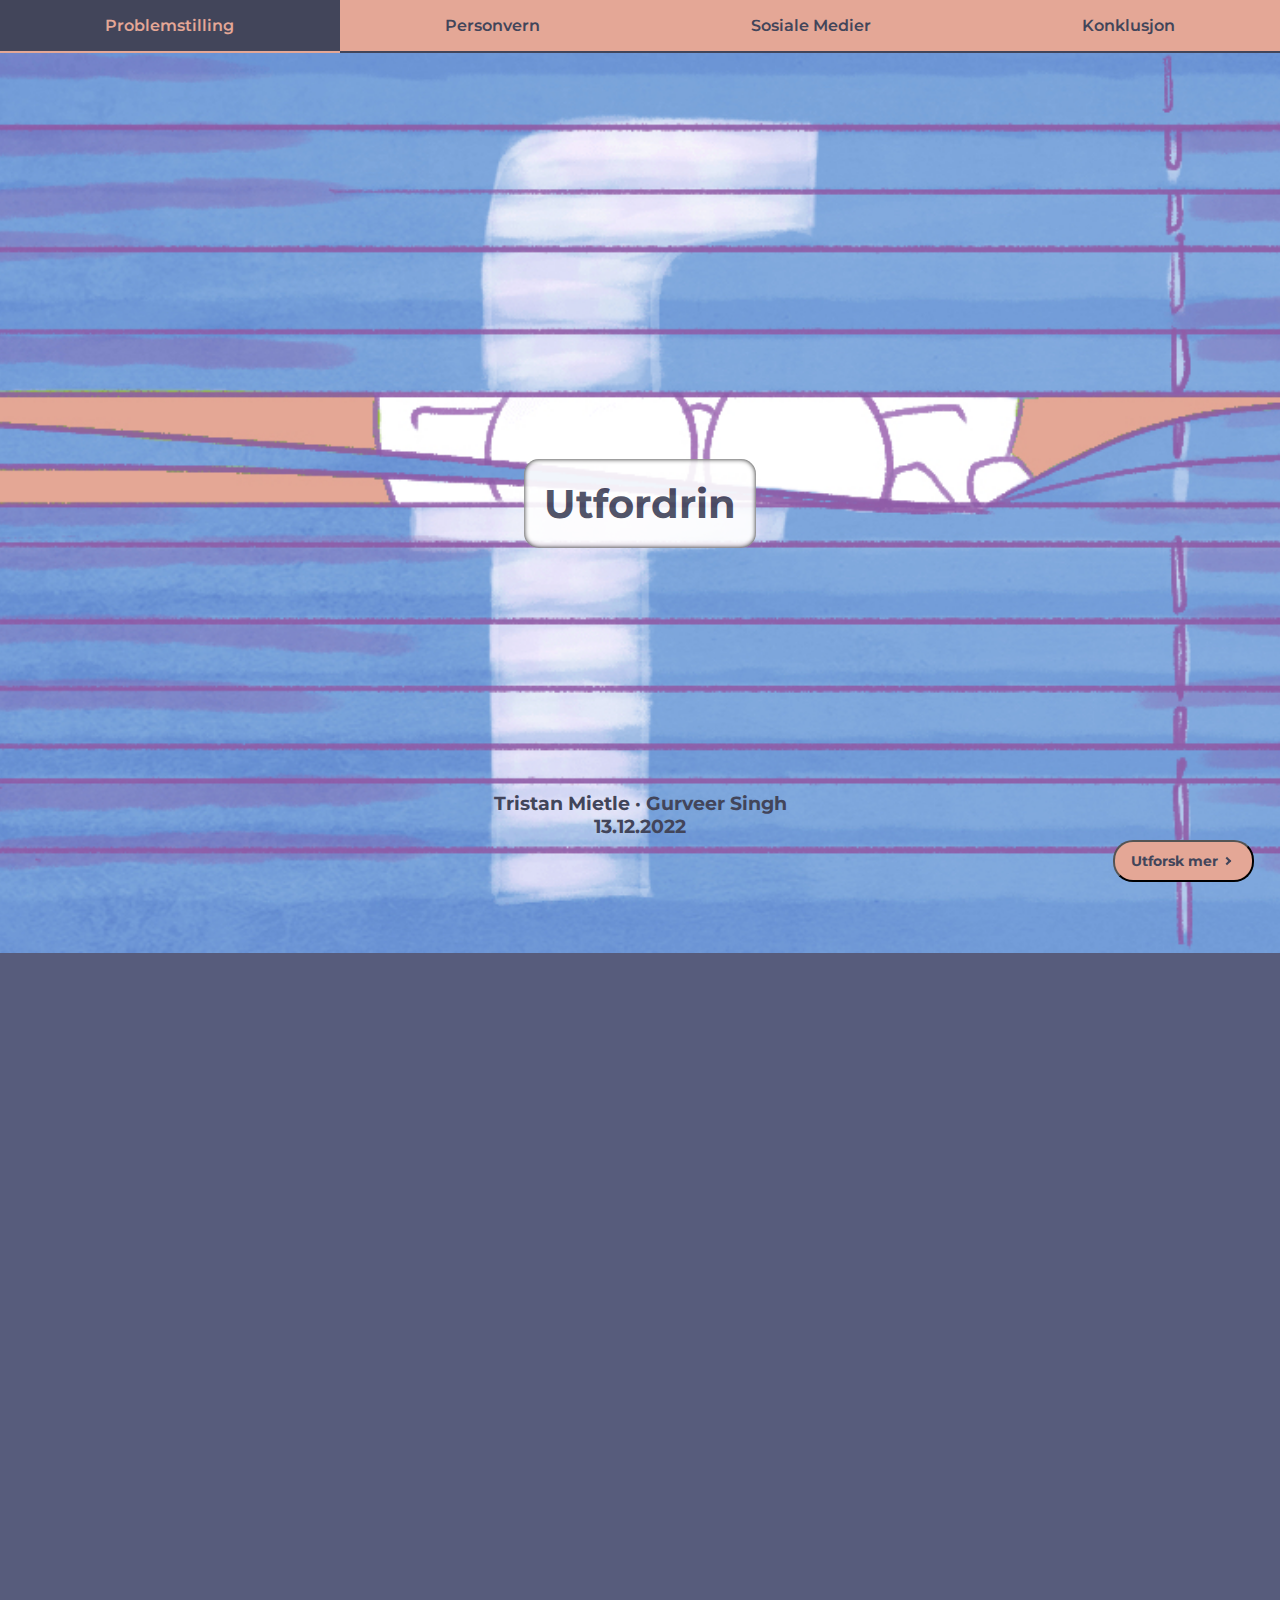
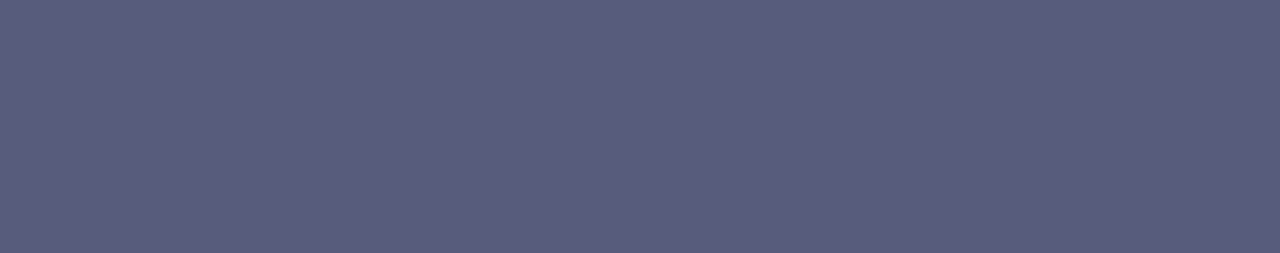
<file: prosjektdesember/index.html>
<!DOCTYPE html>
<html lang="nb">

<head>
    <meta charset="UTF-8">
    <meta http-equiv="X-UA-Compatible" content="IE=edge">
    <meta name="viewport" content="width=device-width, initial-scale=1.0">
    <title>Hovedside</title>
    <link rel="stylesheet" href="style.css">
</head>
<style>
    /*Start på scroll-effekt*/
    /*Inspirasjon fra: https://alvarotrigo.com/blog/css-animations-scroll/ */
    @media (max-width: 800px) {
        section h1 {
            font-size: 2rem;
            text-align: center;
        }

        section .text-container {
            flex-direction: column;
        }
    }

    section {
        min-height: 100vh;
        display: flex;
        justify-content: center;
        align-items: center;
    }

    section h2 {
        font-size: 40px;
        text-align: center;
        text-transform: uppercase;
        color: #E0FFFF;
        /*setter farge på overskrift*/
        text-shadow: 0 0 5px black;
    }

    section .container {
        margin: 100px;
    }


    section .text-container {
        display: flex;
        color: #42455a;
        /*setter farge på tekst*/
    }

    section .text-container .text-box {
        margin: 20px;
        padding: 20px;
        background: #E4A796;
        flex: 1;
        max-width: 500px;
        /*Setter max bredde på boksene*/
    }

    .text-box {
        border-radius: 20px;
        box-shadow: 0 0 15px black;
    }

    .text-box p {
        font-style: italic;
    }

    .text-box a {
        text-decoration: none;
        color: grey;
    }

    .text-box a:hover {
        color: black;
        transition: 0.2s;
    }

    .reveal {
        position: relative;
        transform: translateY(150px);
        opacity: 0;
        transition: 0.75s all ease;
    }

    .reveal.active {
        transform: translateY(0);
        opacity: 1;
    }

    /*Slutt på scroll-effekt*/

    /*posisjon for første bilde*/
    #frontpg {
        background-image: url('bilder/fb-privacy.jpg');
        background-size: cover;
        background-position: center;
    }

    #frontpg h1 {
        font-size: 2.5rem;
        margin: 20px;
        color: #42455a;
        /*setter farge på hovedoverskrift*/
        padding: 20px;
        background-color: white;
        opacity: 0.9;
        border-radius: 15px;
        box-shadow: inset 0 0 5px black;
        text-align: center;
    }

    /*Navnene til skaperne*/
    #frontpg h3 {
        position: absolute;
        top: 88%;
        color: #42455a;
        text-align: center;
        /*Farge på navnene våre*/
    }
</style>

<body onload="typeWriter()">

    <nav class="navbar">
        <ul>
            <li class="aktiv"><a href="index.html">Problemstilling</a></li>
            <li><a href="personvern.html">Personvern</a></li>
            <li><a href="sosialemedier.html">Sosiale&nbspMedier</a></li>
            <li><a href="konklusjon.html">Konklusjon</a></li>
        </ul>
    </nav>

    <section id="frontpg">
        <h1 id="type1"></h1>
        <h3 id="type2">
            <p>Tristan Mietle &#183 Gurveer Singh</p>
            <p>13.12.2022</p></h3>
    </section>
    <section>
        <div class="container reveal">
            <h2>Kontroverser og sentrale problemer</h2>
            <div class="text-container">
                <div class="text-box">
                    <p>533 million Facebook users' phone numbers and personal data have been leaked online</p>
                    <p><b><a href="https://www.businessinsider.com/stolen-data-of-533-million-facebook-users-leaked-online-2021-4?r=US&IR=T-">-
                                Business Insider</a></b></p>
                </div>
                <div class="text-box">
                    <p>Facebook and Instagram gathering browsing data from under-18s</p>
                    <p><b><a href="https://www.theguardian.com/technology/2021/nov/16/facebook-and-instagram-gathering-browsing-data-from-under-18s-study-says">-
                                The Guardian</a></b></p>
                </div>
                <div class="text-box">
                    <p>Users having their personal information leaked is a huge breach of trust and should be handled
                        accordingly.</p>
                    <p><b><a href="https://www.businessinsider.com/stolen-data-of-533-million-facebook-users-leaked-online-2021-4?r=US&IR=T-">-
                                Business Insider</a></b></p>
                </div>
            </div>
    </section>


    <a href="logg-inn.html"><button class="arrow-button">Utforsk mer<span class="arrow"></span></button></a>


    <script>
        /*hentet fra https://www.w3schools.com/howto/tryit.asp?filename=tryhow_js_typewriter*/
        var i = 0;
        var txt = 'Utfordringer med måten Facebook som privat bedrift behandler brukernes data og private opplysninger.';
        var speed = 75;

        function typeWriter() {
            if (i < txt.length) {
                document.getElementById("type1").innerHTML += txt.charAt(i);
                i++;
                setTimeout(typeWriter, speed);
            }
        }

        

        /* Inspirasjon fra: https://alvarotrigo.com/blog/css-animations-scroll/ */
        function reveal() {
            var reveals = document.querySelectorAll(".reveal");

            for (var i = 0; i < reveals.length; i++) {
                var windowHeight = window.innerHeight;
                var elementTop = reveals[i].getBoundingClientRect().top;
                var elementVisible = 150;

                if (elementTop < windowHeight - elementVisible) {
                    reveals[i].classList.add("active");
                } else {
                    reveals[i].classList.remove("active");
                }
            }
        }

        window.addEventListener("scroll", reveal);
    </script>

</body>



</html>
</file>
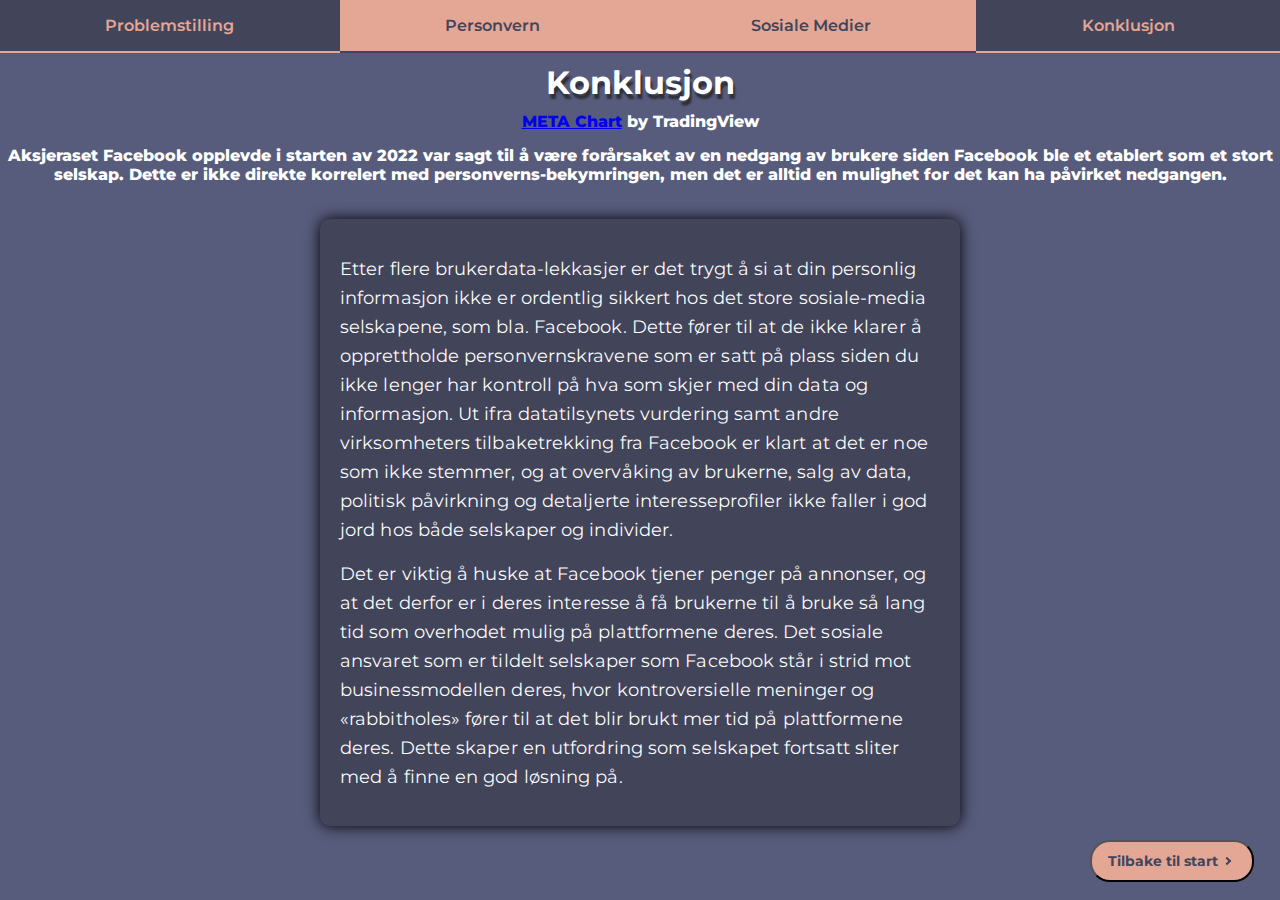
<file: prosjektdesember/konklusjon.html>
<!DOCTYPE html>
<html lang="en">

<head>
    <meta charset="UTF-8">
    <meta http-equiv="X-UA-Compatible" content="IE=edge">
    <meta name="viewport" content="width=device-width, initial-scale=1.0">
    <title>Facebook</title>
    <link rel="stylesheet" href="style.css">
</head>

<body>
    <style>
        body {
            color: white;
        }

        header {
            grid-area: header;
            margin-bottom: 20px;
            text-align: center;
            font-weight: 800;
        }

        header h1 {
            padding: 10px;
            text-shadow: #2e303a 2px 5px 2px;
        }

        main {
            grid-area: main;
            padding: 20px;
            box-shadow: black 0 0 15px;
            background-color: #42455a;
            border-radius: 10px;
        }

        .tomv {
            grid-area: tomv;
        }

        .tomh {
            grid-area: tomh;
        }

        .tittel {
            grid-area: tittel;
            font-size: 1.2em;
            font-weight: 400;
            font-style: bold;
        }

        p {
            margin: 15px 0;
        }


        .grid {
            display: grid;
            grid-template-columns: repeat(12, 1fr);
            grid-auto-rows: minmax(auto, auto);
            grid-template-areas:
                "header header header header header header header header header header header header"
                "tomv tomv tomv main main main main main main tomh tomh tomh"
        }


        @media (max-width: 900px) {
            main {
                text-align: left;
                margin: 0 10px 10px 10px;
            }


            .grid {
                display: grid;
                grid-template-columns: repeat(12, 1fr);
                grid-auto-rows: minmax(auto, auto);
                grid-template-areas:
                    "header header header header header header header header header header header header"
                    "main main main main main main main main main main main main"
            }
        }
    </style>
    </head>

    <body>

        <nav class="navbar">
            <ul>
                <li><a href="index.html">Problemstilling</a></li>
                <li><a href="personvern.html">Personvern</a></li>
                <li><a href="sosialemedier.html">Sosiale&nbspMedier</a></li>
                <li class="aktiv"><a href="konklusjon.html">Konklusjon</a></li>
            </ul>
        </nav>

        <section class="grid">

            <header>
                <h1>Konklusjon</h1>
                <div id="text-over-pic">
                    <!-- TradingView Widget BEGIN -->
                    <div class="tradingview-widget-container">
                        <div id="tradingview_e4c59"></div>
                        <div class="tradingview-widget-copyright"><a
                                href="https://www.tradingview.com/symbols/NASDAQ-META/" rel="noopener"
                                target="_blank"><span class="white-text">META Chart</span></a> by TradingView
                        </div>
                        <script type="text/javascript" src="https://s3.tradingview.com/tv.js"></script>
                        <script type="text/javascript">
                            new TradingView.widget(
                                {
                                    "width": "100%",
                                    "symbol": "NASDAQ:META",
                                    "interval": "W",
                                    "timezone": "Europe/Oslo",
                                    "theme": "light",
                                    "style": "2",
                                    "locale": "en",
                                    "toolbar_bg": "#f1f3f6",
                                    "enable_publishing": false,
                                    "hide_top_toolbar": true,
                                    "allow_symbol_change": true,
                                    "container_id": "tradingview_e4c59"
                                }
                            )
                        </script>
                        <!-- TradingView Widget END -->
                        <p id="img__description">Aksjeraset Facebook opplevde i starten av 2022 var sagt til å være forårsaket av en nedgang av brukere siden Facebook ble et etablert som et stort selskap. Dette er ikke direkte korrelert med personverns-bekymringen, men det er alltid en mulighet for det kan ha påvirket nedgangen.
                        </p>
                    </div>
            </header>

            <main>
                <p>Etter flere brukerdata-lekkasjer er det trygt å si at din personlig informasjon ikke er ordentlig sikkert hos det store sosiale-media selskapene, som bla. Facebook. Dette fører til at de ikke klarer å opprettholde personvernskravene som er satt på plass siden du ikke lenger har kontroll på hva som skjer med din data og informasjon. Ut ifra datatilsynets vurdering samt andre virksomheters tilbaketrekking fra Facebook er klart at det er noe som ikke stemmer, og at overvåking av brukerne, salg av data, politisk påvirkning og detaljerte interesseprofiler ikke faller i god jord hos både selskaper og individer.</p>
                <p>Det er viktig å huske at Facebook tjener penger på annonser, og at det derfor er i deres interesse å få brukerne til å bruke så lang tid som overhodet mulig på plattformene deres. Det sosiale ansvaret som er tildelt selskaper som Facebook står i strid mot businessmodellen deres, hvor kontroversielle meninger og «rabbitholes» fører til at det blir brukt mer tid på plattformene deres. Dette skaper en utfordring som selskapet fortsatt sliter med å finne en god løsning på.</p>
            </main>

        </section>
        <a href="index.html"><button class="arrow-button">Tilbake til start<span class="arrow"></span></button></a>
    </body>

</html>
</file>
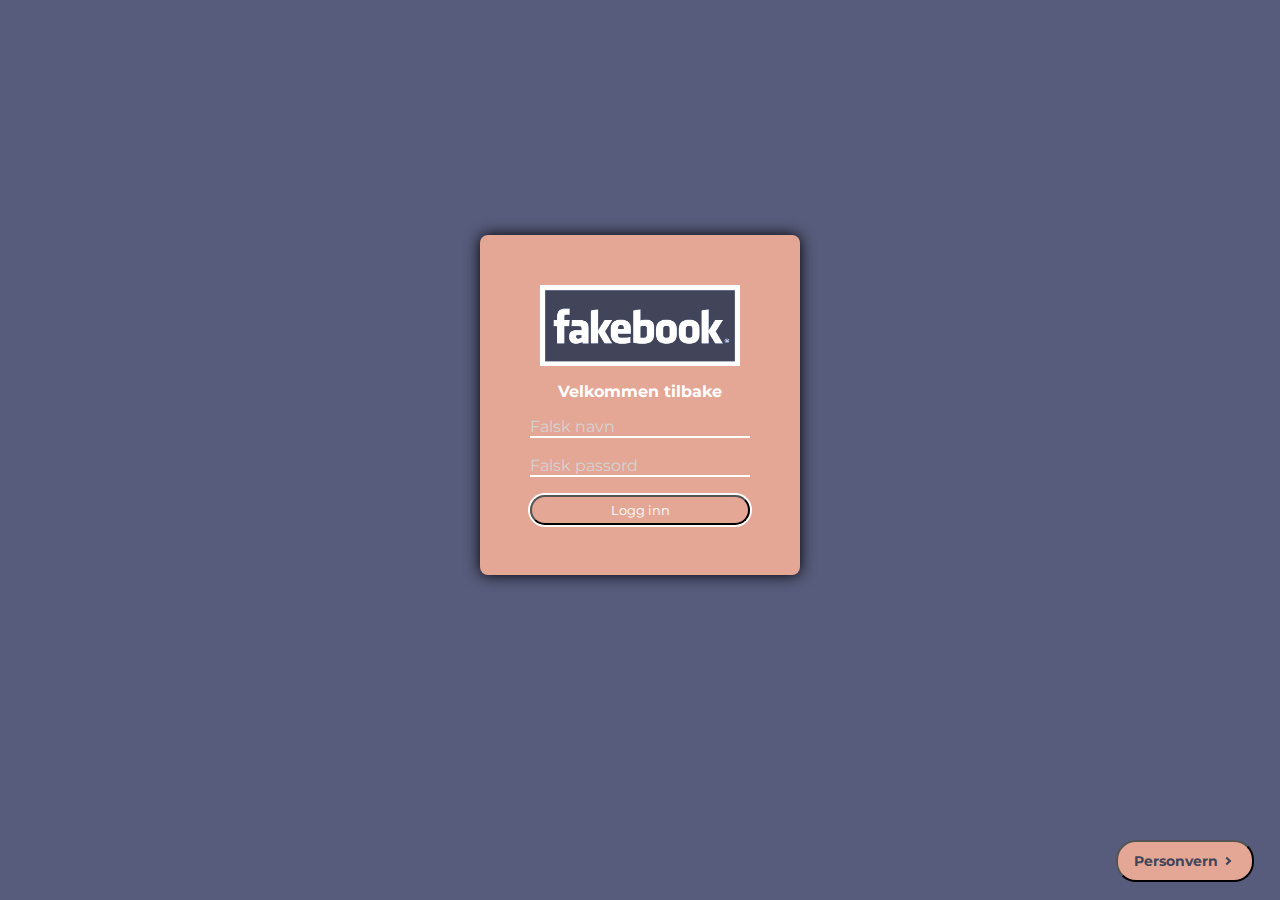
<file: prosjektdesember/logg-inn.html>
<!DOCTYPE html>
<html lang="en">

<head>
  <meta charset="UTF-8">
  <title>Fakebook</title>
  <link rel="stylesheet" href="style.css">
  <style>
    body {
      display: flex;
      min-height: 90vh;
    }

    .login {
      color: white;
      background: #e4a796;
      margin: auto;
      box-shadow:
        0 0 15px black;
      border-radius: 8px;
      padding: 50px;
    }

    .login .head {
      display: flex;
      align-items: center;
      justify-content: center;
    }

    .login input[type=text] {
      border: none;
      background: none;
      box-shadow: 0px 2px 0px 0px white;
      width: 100%;
      color: white;
      font-size: 1em;
      outline: none;
    }

    .login input[type=text]::placeholder {
      color: #D3D3D3;
    }

    .login input[type=password] {
      border: none;
      background: none;
      box-shadow: 0px 2px 0px 0px white;
      width: 100%;
      color: white;
      font-size: 1em;
      outline: none;
      margin-bottom: 20px;
      margin-top: 20px;
    }

    .login input[type=password]::placeholder {
      color: #D3D3D3;
    }

    .login #msg {
      text-align: center;
      font-weight: 700;
      margin: 1em;
    }

    #button {
      background: none;
      text-decoration: none;
      color: white;
      box-shadow: 0px 0px 0px 2px white;
      border-radius: 20px;
      padding: 5px 2em;
      transition: 0.5s;
    }

    #button:hover {
      cursor: pointer;
      background: white;
      color: dimgray;
      transition: 0.5s;
    }

    #div1 {
      display: flex;
      flex-direction: column;
    }

    #div2 {
      display: none;
      flex-direction: column;
      max-width: 250px;
      margin: 1em;
    }

    p{
      margin-bottom: 15px;
    }
  </style>


</head>

<body>

  <section class='login'>

    <div class='head'>
      <img src="bilder/fakebook.png" width="200px" alt="Fakebook logo">
    </div>

    <div id="div1">
      <p id='msg'>Velkommen tilbake</p>
      <input type="text" id="username" placeholder="Falsk navn" required>
      <input type="password" id="password" placeholder="Falsk passord">
      <input type="button" id="button" value="Logg inn" onclick="myFunction()">
    </div>

    <div id="div2">
      <p><h4>Det er veldig lett for andre å stjele informasjonen din på nett, <b id="usernamedisplay"></b>. Alt fra
        passordet ditt, <b id="passworddisplay"></b>, og annen informasjon kan havne i feil hender uten at du vet det.
      </h4></p>
      <div>

        <input type="button" id="button" value="Gå tilbake til innloggingen" onclick="myFunction()">
      </div>
    </div>
  </section>

  <a href="personvern.html"><button class="arrow-button">Personvern<span class="arrow"></span></button></a>


  <script>
    // hentet inspirasjon fra https://www.youtube.com/watch?v=aEj0Wu33hJM og https://www.w3schools.com/howto/howto_js_toggle_hide_show.asp
    let username = document.getElementById('username')
    let password = document.getElementById('password')
    let usernamedisplay = document.getElementById('usernamedisplay')
    let passworddisplay = document.getElementById('passworddisplay')
    let button = document.getElementById('button')
    let x = document.getElementById("div1");
    let y = document.getElementById("div2");

    button.addEventListener('click', boks)

    function boks() {
      usernamedisplay.innerHTML = username.value;
      passworddisplay.innerHTML = password.value;
    }

    function myFunction() {
      if (x.style.display === "none") {
        x.style.display = "flex";
        y.style.display = "none";
      } else {
        x.style.display = "none";
        y.style.display = "flex";
      }
    }
  </script>

</body>

</html>
</file>
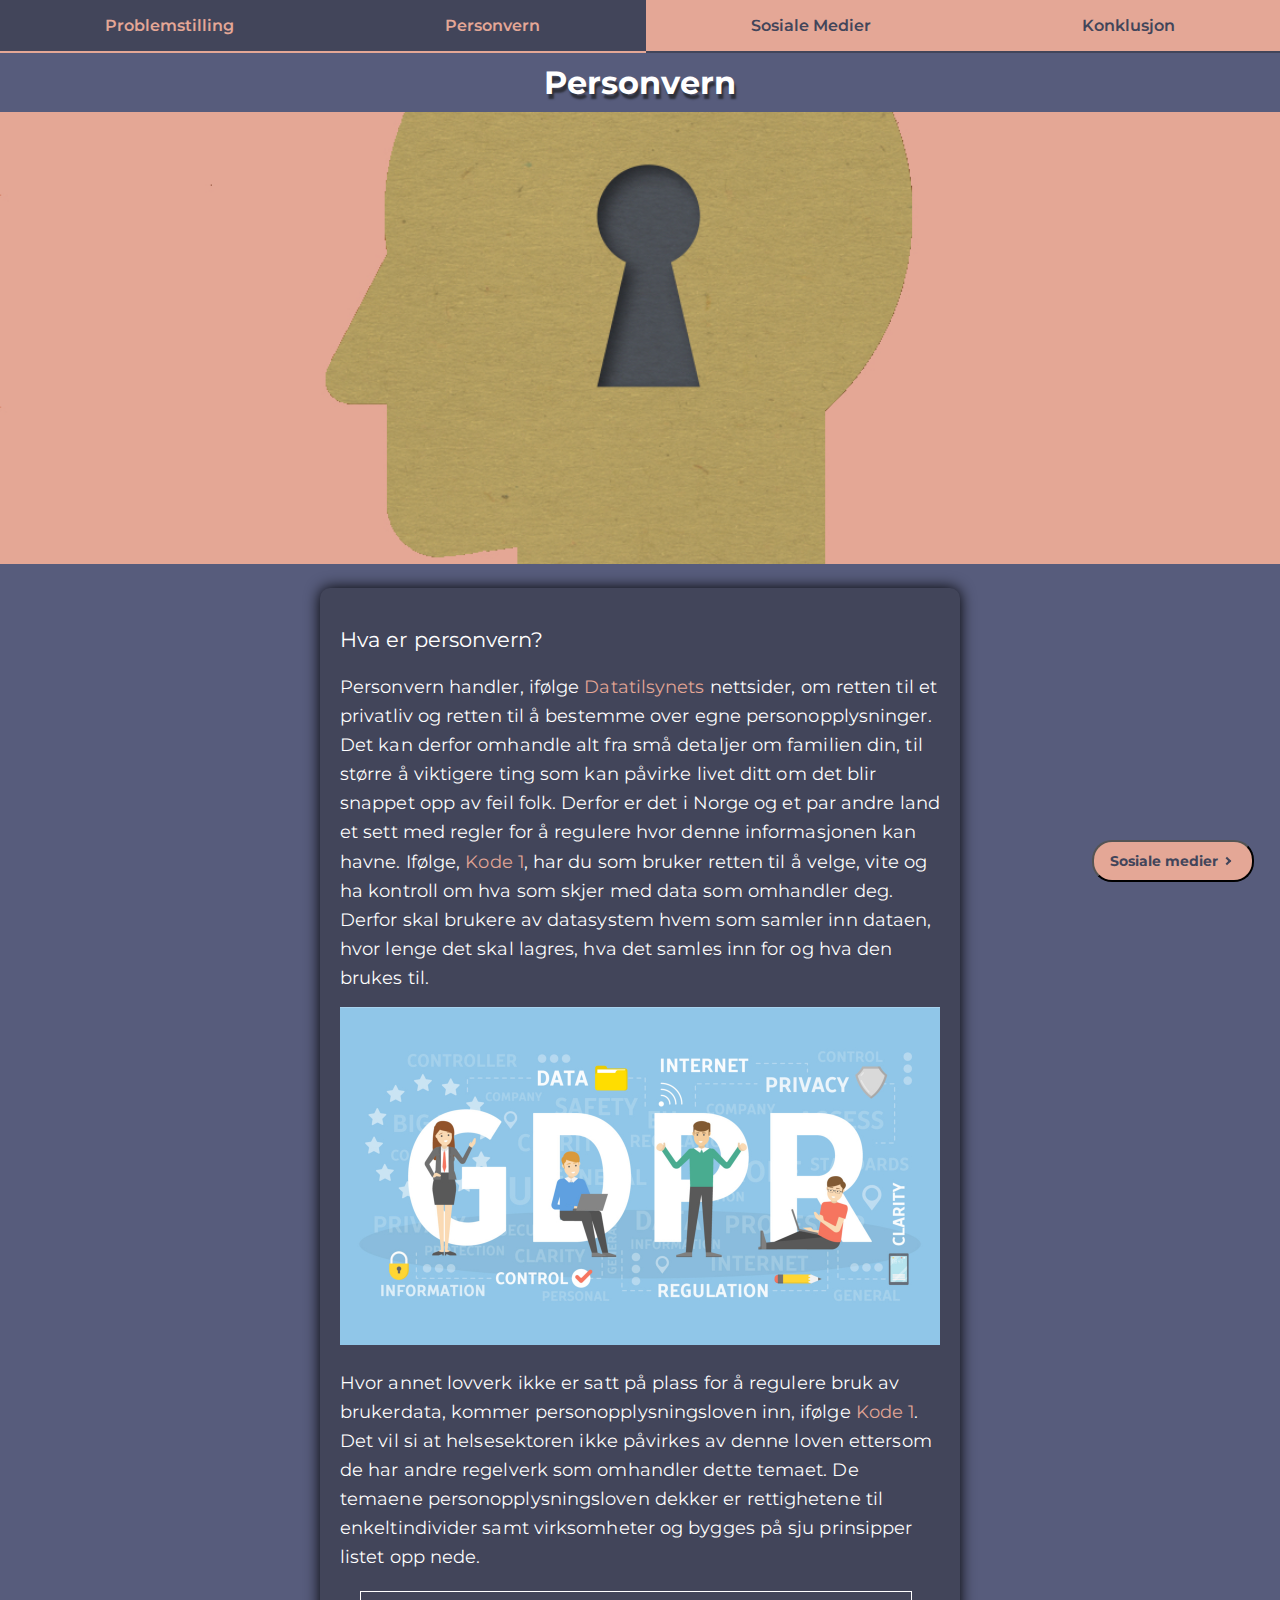
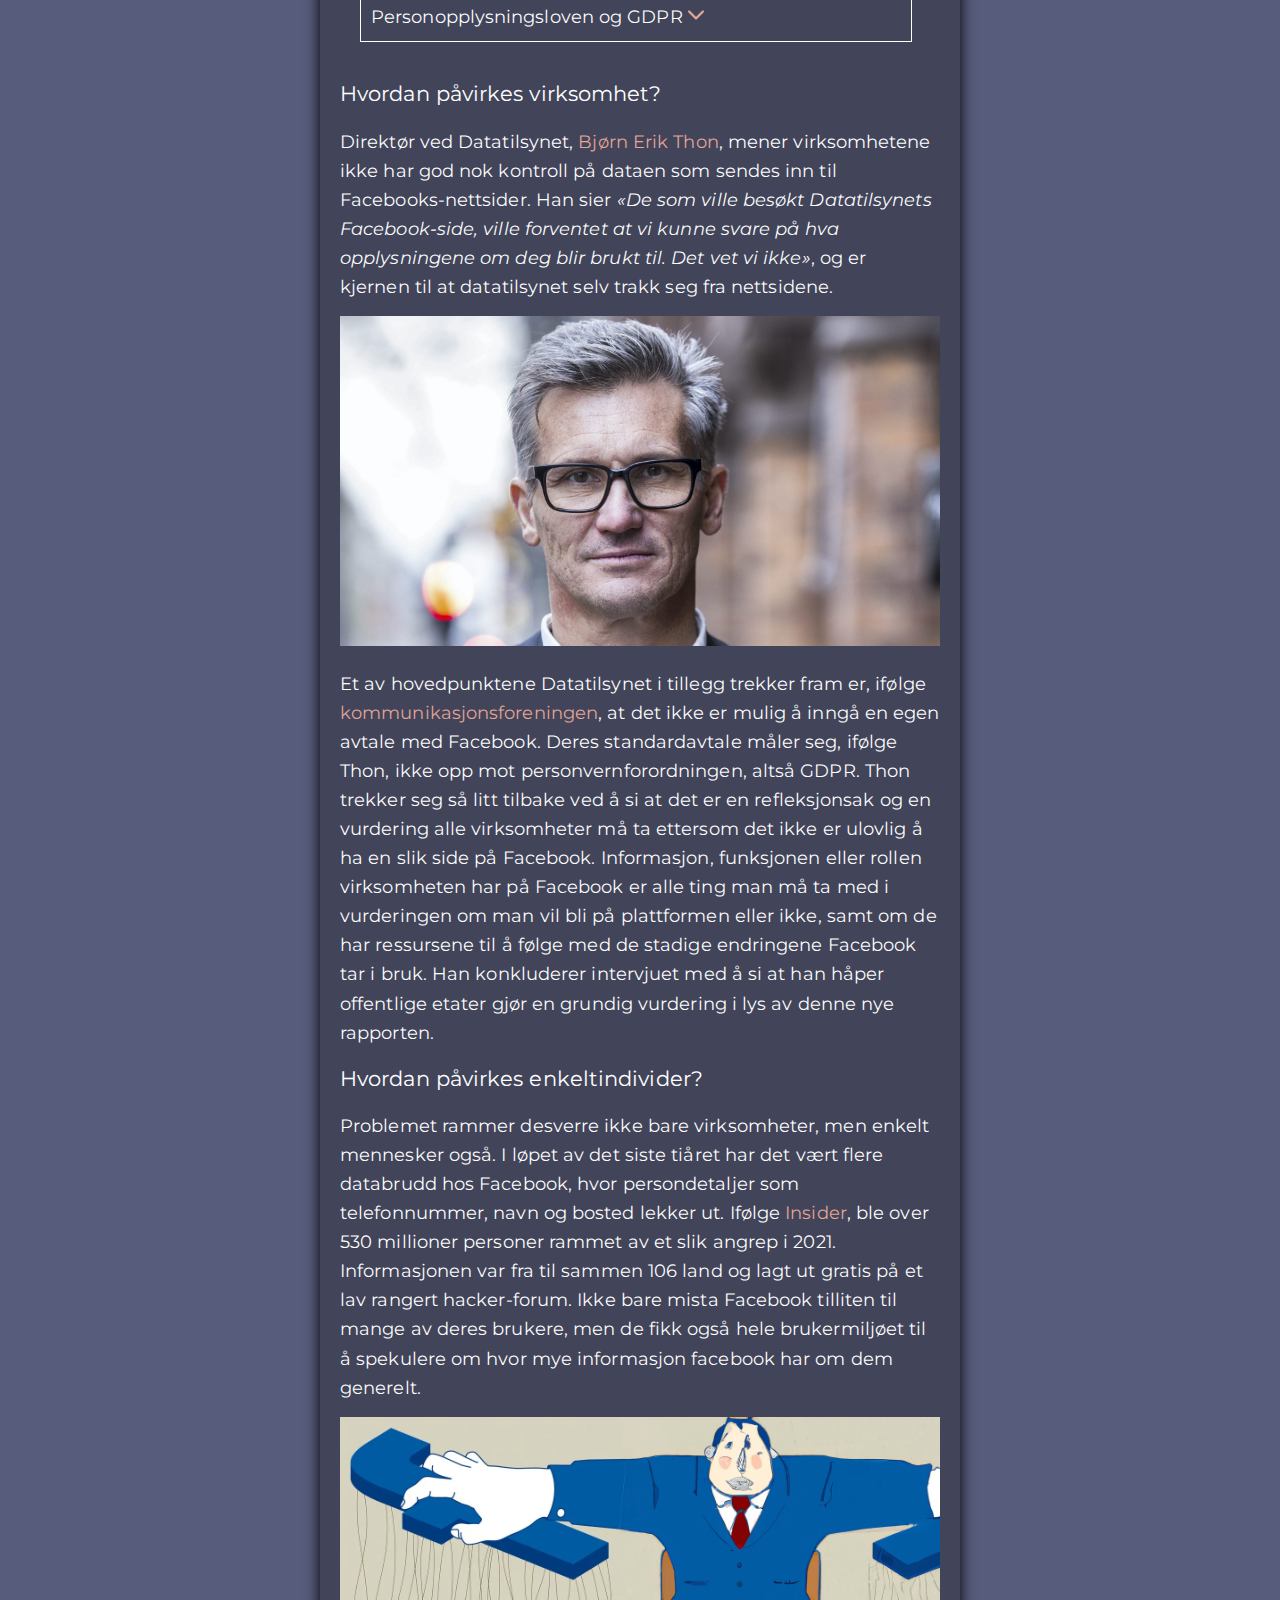
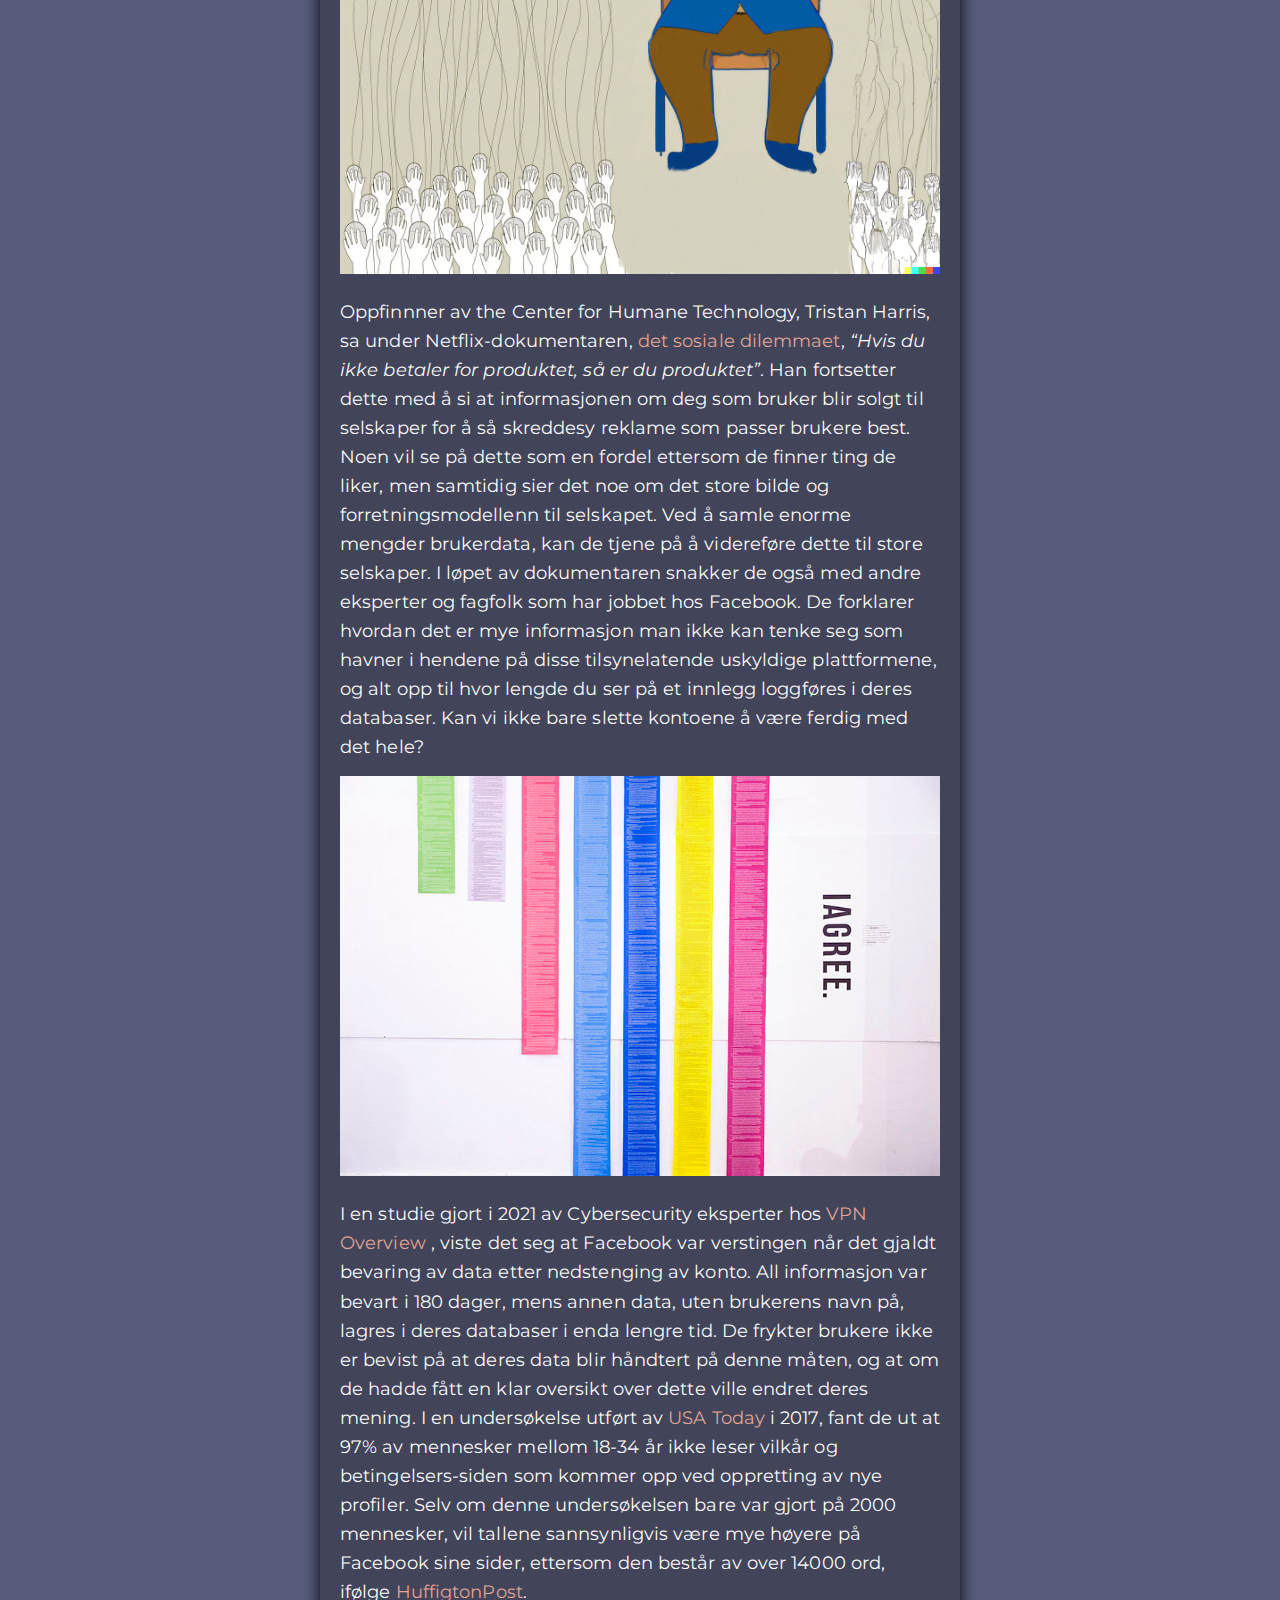
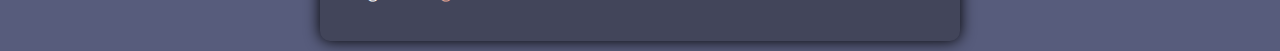
<file: prosjektdesember/personvern.html>
<!DOCTYPE html>
<html lang="en">

<head>
    <meta charset="UTF-8">
    <meta http-equiv="X-UA-Compatible" content="IE=edge">
    <meta name="viewport" content="width=device-width, initial-scale=1.0">
    <title>Personvern</title>
    <link rel="stylesheet" href="style.css">

    <style>
        body {
            color: white;
        }

        header {
            grid-area: header;
            margin-bottom: 20px;
            text-align: center;
            font-weight: 800;
        }

        header h1 {
            padding: 10px;
            text-shadow: #2e303a 2px 5px 2px;
        }

        /*Setter margin, samt farge på a-elementene*/
        p {
            margin: 15px 0;
        }


        p a {
            color: #e4a796;
            text-decoration: none;
            border-bottom: #42455a solid 2px;
        }

        p a:hover {
            border-bottom: #e4a796 solid 2px;
            transition: 0.2s;
        }

        /*Setter margin, samt farge på a-elementene slutt*/

        /*Grid template-elementer*/
        main {
            /*Definerer hver av area-ene inni grid templaten*/
            grid-area: main;
            padding: 20px;
            box-shadow: black 0 0 15px;
            background-color: #42455a;
            border-radius: 10px;
        }

        .tomv {
            grid-area: tomv;
        }

        .tomh {
            grid-area: tomh;
        }

        .tittel {
            grid-area: tittel;
            font-size: 1.2em;
            font-weight: 400;
            font-style: bold;
        }

        .grid {
            display: grid;
            grid-template-columns: repeat(12, 1fr);
            /*Setter 12 kolonner hvor en kolonne er 1 bit av 12*/
            grid-auto-rows: minmax(auto, auto);
            /*Tilpasser rader automatisk*/
            grid-template-areas:
                "header header header header header header header header header header header header"
                "tomv tomv tomv main main main main main main tomh tomh tomh"
        }

        /*Grid template-elementer slutt*/


        /*Inspirasjon fra https://codepen.io/huange/pen/pJqEMj*/
        /*Start på collapsable*/
        ul {
            list-style: none;
            margin: 0;
            padding: 0;
        }

        label {
            display: block;
            cursor: pointer;
            padding: 10px;
            border: 1px solid #fff;
        }

        label:hover {
            background: #575c7c;
        }

        ul ol li {
            padding: 10px;
            background: #42455a;
            color: white;
        }

        ul ol {
            box-shadow: 0 0 5px black;
        }


        input[type="checkbox"] {
            display: none;
        }

        input[type="checkbox"]~ol {
            height: 0;
            transform: scaleY(0);
        }

        input[type="checkbox"]:checked~ol {
            height: 100%;
            transform-origin: top;
            transition: transform .2s ease-out;
            transform: scaleY(1);
        }

        input[type="checkbox"]:checked+label {
            background: #42455a;
        }

        .wrapper {
            margin: 20px;
            width: 92%;
        }

        #intro {
            /*Intro-tekst inne i collapsable*/
            text-align: center;
            font-size: 0.9em;
            font-style: italic;
        }

        #kilde {
            /*Kilden inni collapsablen. Bruker flex for å plasere den*/
            display: flex;
            justify-content: right;
            font-size: 0.75em;
            margin-right: 20px;
        }

        /*Slutt på collapsable*/

        /*Tilpasser for innholder som er mindre bred enn 800px ved hjelp av media query
Forandrer grid*/
        @media (max-width: 800px) {

            main {
                text-align: left;
                margin: 0 10px 10px 10px;
            }


            .grid {
                display: grid;
                grid-template-columns: repeat(12, 1fr);
                grid-auto-rows: minmax(auto, auto);
                grid-template-areas:
                    "header header header header header header header header header header header header"
                    "main main main main main main main main main main main main"
            }
        }

        /*Slutt på media query*/
    </style>
</head>

<body>
    <nav class="navbar">
        <ul>
            <li><a href="index.html">Problemstilling</a></li>
            <li class="aktiv"><a href="personvern.html">Personvern</a></li>
            <li><a href="sosialemedier.html">Sosiale&nbspMedier</a></li>
            <li><a href="konklusjon.html">Konklusjon</a></li>
        </ul>
    </nav>

    <section class="grid">

        <header>
            <h1>Personvern</h1>
            <img src="bilder/personvern-bred-6.jpg" width="100%" alt="">
        </header>

        <main>
            <p class="tittel">Hva er personvern?</p>

            <p>Personvern handler, ifølge <a
                    href="https://www.datatilsynet.no/rettigheter-og-plikter/hva-er-personvern/"
                    title="(Datatilsynet, 2019)">Datatilsynets</a>
                nettsider, om retten til et privatliv og retten til å bestemme
                over egne personopplysninger. Det kan derfor omhandle alt fra små detaljer om familien din, til større å
                viktigere ting
                som kan påvirke livet ditt om det blir snappet opp av feil folk. Derfor er det i Norge og et par andre
                land et
                sett med regler for å regulere hvor denne informasjonen kan havne. Ifølge, <a
                    href="https://kode.cappelendamm.no/" title="(Langslet et al. 2020, s. 358)">Kode 1</a>, har du som
                bruker retten til å velge,
                vite og ha kontroll om hva som skjer med data som omhandler deg. Derfor skal brukere av datasystem hvem
                som samler inn dataen, hvor lenge det skal lagres, hva det samles inn for og hva den brukes til.
            </p>

            <div class="text-over-pic">
                <img src="bilder/gdpr-regelverk.jpeg" alt="Et bilde som representerer GDPR regelverket" width="100%">
                <p class="img__description">GDPR regelverket representert i et bilde</p>
            </div>

            <p>Hvor annet lovverk ikke er satt på plass for å regulere bruk av brukerdata, kommer personopplysningsloven
                inn, ifølge <a href="https://kode.cappelendamm.no/" title="(Langslet et al. 2020, s. 358)">Kode 1</a>.
                Det vil si at helsesektoren ikke påvirkes av denne loven ettersom de har andre regelverk som
                omhandler dette temaet. De temaene personopplysningsloven dekker er
                rettighetene til enkeltindivider samt
                virksomheter og bygges på sju prinsipper listet opp nede.</p>

            <div class="wrapper">
                <ul>
                    <li>
                        <input type="checkbox" id="list-item-1">
                        <label for="list-item-1">
                            Personopplysningsloven og GDPR
                            <img src="bilder/arrow-down-sign-to-navigate.png" alt="pil ned" width="16px">
                        </label>

                        <ol>
                            <p id="intro"> <audio controls src="lyd/gdpr-tale.mp3"></audio> </p>
                            <p id="intro">Det ble i 2018 lansert en ny lov med navnet personopplysningsloven i Norge.
                                Denne loven er basert på nasjonale regler og EUs personvernforordning som kalles GDPR
                                (General Data
                                Protection Regulation). GDPR gjelder for alle EU og EØS-land.</p>
                            <li>Lovlig, rettferdig og gjennomsiktig: Innhenting av personopplysninger må være lovlig og
                                respektere dem det hentes informasjon om. Gjennomsiktighet innebærer at det skal være
                                tydelig for deg om en virksomhet innhenter opplysninger om deg</li>
                            <li>Formålsbegrensning: Virksomheter skal ha et avklart formål med innhenting av
                                personopplysninger. En virksomhet har ikke lov til å bruke opplysningene til andre
                                formål enn de har gitt uttrykk for.</li>
                            <li>Dataminimering: Man skal ikke hente inn flere opplysninger enn det som er nødvendig for
                                å oppnå formålet med innhentingen.</li>
                            <li>Riktighet: Opplysningene skal være korrekte. Vi har alle rett til å få rettet opp i
                                eller slettet opplysninger som andre har innhentet.</li>
                            <li>Lagringsbegrensning: Opplysningene skal slettes eller anonymiseres når de ikke lenger er
                                nødvendige for formålet de ble innhentet for.</li>
                            <li>Integritet og konfidensialitet: Opplysningene skal behandles slik at deres integritet og
                                konfidensialitet beskyttes.</li>
                            <li>Ansvarlighet: Den behandlingsansvarlige i virksomheten skal opptre i samsvar med reglene
                                for personopplysninger.</li>
                            <p id="kilde"><a href="https://kode.cappelendamm.no/"
                                    title="(Langslet et al. 2020, s. 358)">Kode 1</a></p>
                        </ol>
                    </li>
                </ul>
            </div>

            <p class="tittel">Hvordan påvirkes virksomhet?</p>

            <p>Direktør ved Datatilsynet, <a
                    href="https://www.datatilsynet.no/aktuelt/aktuelle-nyheter-2021/datatilsynet-velger-a-ikke-bruke-facebook/"
                    title="(Datatilsynet, 2021)">Bjørn
                    Erik Thon</a>, mener virksomhetene ikke har god nok kontroll på dataen som sendes inn til
                Facebooks-nettsider. Han sier <i>«De som ville besøkt Datatilsynets Facebook-side, ville forventet at vi
                    kunne svare på hva opplysningene om deg blir brukt til. Det vet vi ikke»</i>, og er kjernen til at
                datatilsynet
                selv trakk seg fra nettsidene.
            </p>

            <div class="text-over-pic">
                <img src="bilder/thon-portrett.jpg" alt="Bilde av Bjørn Erik Thon" width="100%">
                <p class="img__description">Bilde av Bjørn Erik Thon, direktør ved Datatilsynet</p>
            </div>


            <p>Et av hovedpunktene Datatilsynet i tillegg trekker fram er, ifølge <a
                    href="https://www.kommunikasjon.no/fagstoff/nyheter/datatilsynet-dropper-facebook"
                    title="(Mellum og Gudium, 2021)">kommunikasjonsforeningen</a>,
                at det ikke er mulig å
                inngå en egen avtale med Facebook. Deres standardavtale måler seg, ifølge Thon, ikke opp mot
                personvernforordningen,
                altså GDPR. Thon trekker seg så litt tilbake ved å si at det er en refleksjonsak og en vurdering alle
                virksomheter må ta ettersom det ikke er ulovlig å ha en slik side på Facebook. Informasjon, funksjonen
                eller rollen virksomheten har på Facebook er alle ting man må ta med i vurderingen om man vil bli på
                plattformen eller ikke, samt om de har ressursene til å følge med de stadige endringene Facebook tar i
                bruk. Han konkluderer intervjuet med å
                si at han håper offentlige etater gjør en grundig vurdering i lys av denne nye rapporten.
            </p>


            <p class="tittel">Hvordan påvirkes enkeltindivider?</p>


            <p>Problemet rammer desverre ikke bare virksomheter, men enkelt mennesker også. I løpet av det siste
                tiåret har det vært flere databrudd hos Facebook, hvor persondetaljer som telefonnummer, navn og
                bosted lekker ut. Ifølge <a
                    href="https://www.businessinsider.com/stolen-data-of-533-million-facebook-users-leaked-online-2021-4?r=US&IR=T"
                    title="(Holmes, 2021)">Insider</a>,
                ble over 530 millioner personer rammet av et slik angrep i 2021. Informasjonen var fra til sammen 106
                land og lagt ut gratis på et lav rangert hacker-forum. Ikke bare mista Facebook tilliten
                til mange av deres brukere, men de fikk også hele brukermiljøet til å spekulere om hvor mye informasjon
                facebook har om dem generelt.</p>

            <div class="text-over-pic">
                <img src="bilder/dalle-puppet-facebook.jpg" alt="Facebook som leker med mennesker som fingerdukker"
                    width="100%">
                <p class="img__description">Facebook og andre sosiale medier har forandret hverdagen til folk. (Deler av
                    dette bilde var laget i OpenAI sin DallE 2, KI-bilde editor)</p>
            </div>


            <p>Oppfinnner av the Center for Humane Technology, Tristan Harris,
                sa
                under Netflix-dokumentaren, <a href="https://www.netflix.com/no/title/81254224">det sosiale
                    dilemmaet</a>, <i>“Hvis du ikke betaler for produktet, så er du produktet”</i>. Han fortsetter
                dette med å si at informasjonen om deg som bruker blir solgt til selskaper for å så skreddesy
                reklame som
                passer brukere best. Noen vil se på dette som en fordel ettersom de finner ting de liker, men samtidig
                sier
                det noe om det store bilde og forretningsmodellenn til selskapet. Ved å samle enorme mengder brukerdata,
                kan de tjene på å videreføre dette til store selskaper. I løpet av dokumentaren snakker de også med
                andre eksperter
                og fagfolk som har jobbet hos
                Facebook. De forklarer hvordan det er mye informasjon man ikke kan tenke seg som havner i hendene på
                disse tilsynelatende uskyldige plattformene, og alt opp til hvor lengde du ser på et innlegg loggføres i
                deres databaser. Kan vi ikke bare slette kontoene å være ferdig med det hele?</p>

            <div class="text-over-pic">
                <img src="bilder/vilkaar-kunst.jpeg"
                    alt="Kunst laget av lengden på vilkår og betingelsene til store selskaper som Facebook, hvor det står I agree på toppen"
                    width="100%">
                <p class="img__description">Kunstverket representerer hvordan lang vilkår og betingelse tekst ofte bare
                    blir møtt med 'aksepter alt' fra brukerens side</p>
            </div>


            <p>I en studie gjort i 2021 av Cybersecurity eksperter hos <a
                    href="https://www.mirror.co.uk/tech/study-reveals-facebook-instagram-store-25188324"
                    title="(Lynch, 2021)">VPN Overview </a>, viste det seg at Facebook var
                verstingen når det gjaldt bevaring av data etter nedstenging av konto. All informasjon var bevart i 180
                dager, mens annen data, uten brukerens navn på, lagres i deres databaser i enda lengre tid. De frykter
                brukere ikke er bevist på at deres data blir håndtert på denne måten, og at om de hadde fått en klar
                oversikt over dette ville endret deres mening. I en undersøkelse utført av <a
                    href="https://eu.usatoday.com/story/tech/2020/01/28/not-reading-the-small-print-is-privacy-policy-fail/4565274002/"
                    title="(Guynn, u.å.)">USA Today</a> i 2017, fant de ut
                at 97% av mennesker mellom 18-34 år ikke leser vilkår og betingelsers-siden som kommer opp ved
                oppretting
                av nye profiler. Selv om denne undersøkelsen bare var gjort på 2000 mennesker, vil tallene sannsynligvis
                være mye høyere på Facebook sine sider, ettersom den består av over 14000 ord, ifølge <a
                    href="https://www.huffingtonpost.co.uk/entry/facebook-terms-and-conditions-you-agreed-to-when-you-opened-an-account-what-do-they-mean_uk_5ab8b719e4b054d118e47db9"
                    title="(Gallagher og Thurlow, 2018)">HuffigtonPost</a>.</p>
            </div>
        </main>

    </section>
    <a href="sosialemedier.html"><button class="arrow-button">Sosiale medier<span class="arrow"></span></button></a>
</body>

</html>
</file>
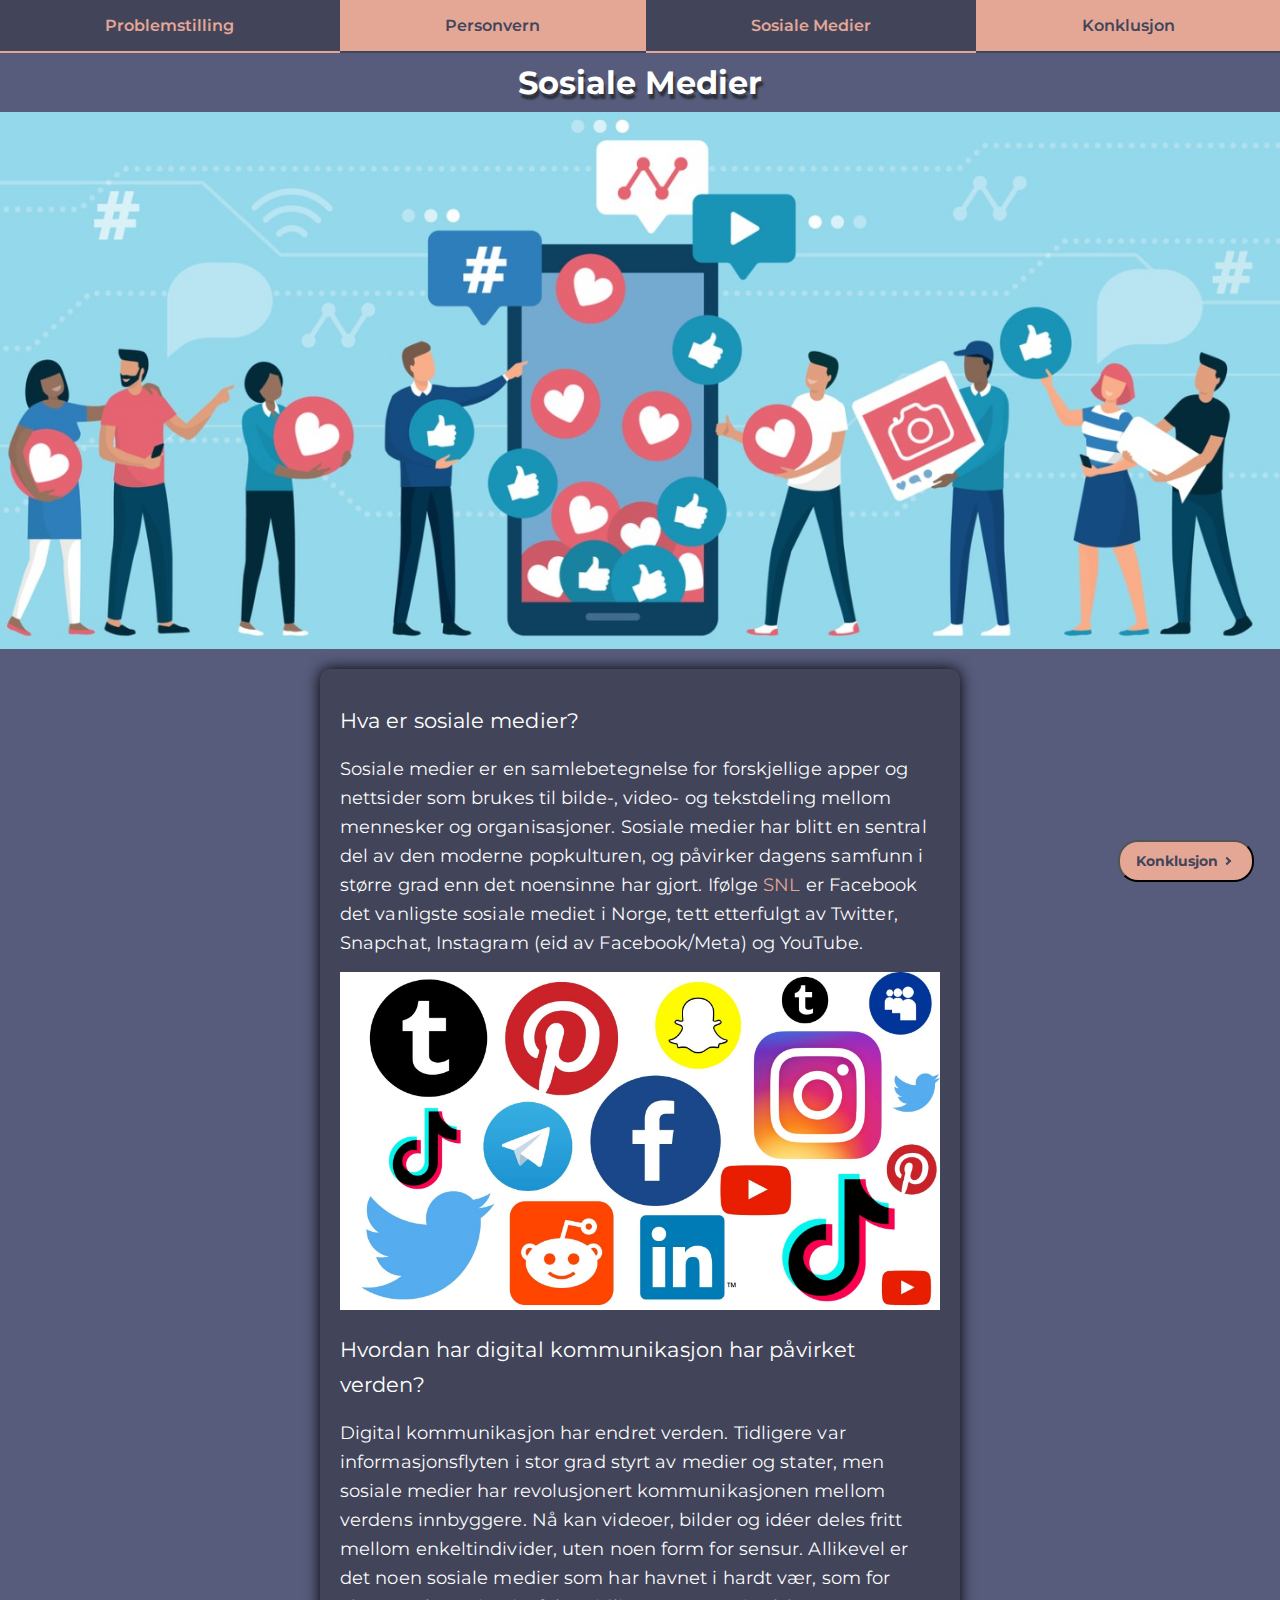
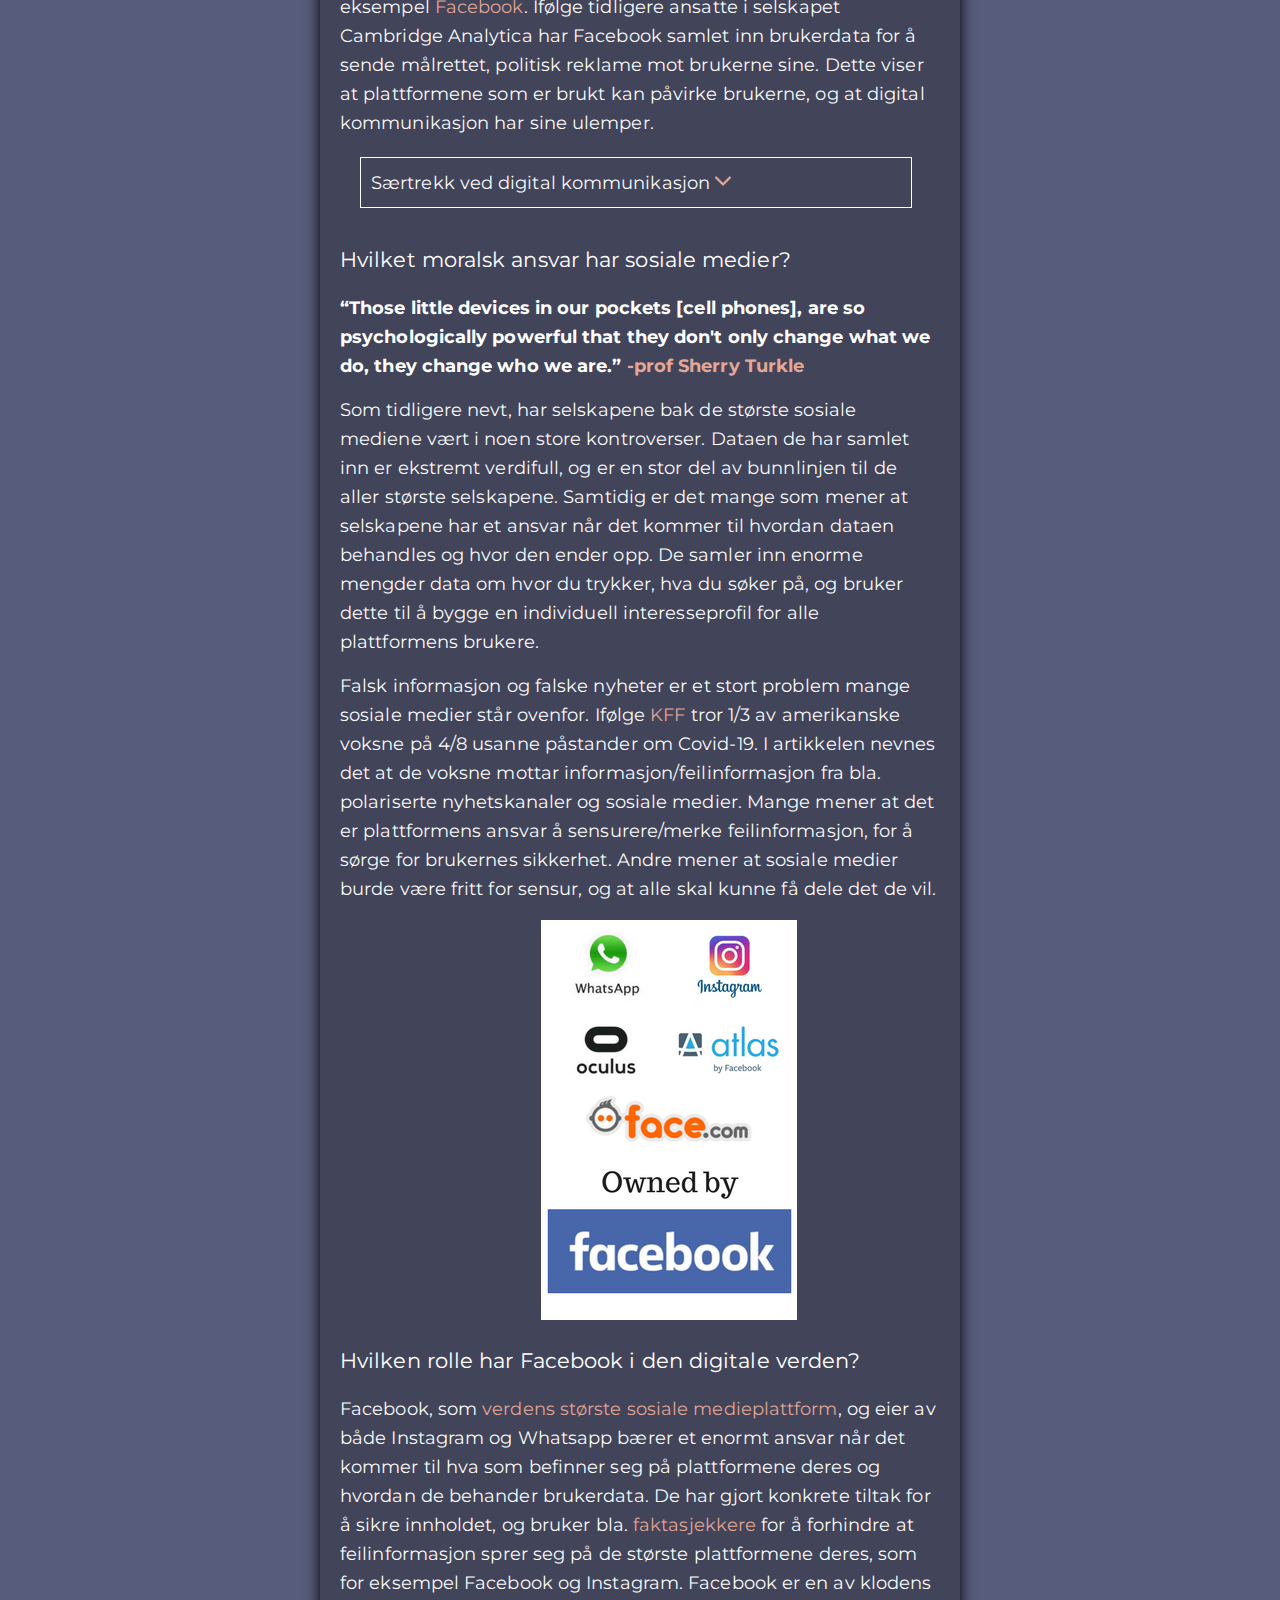
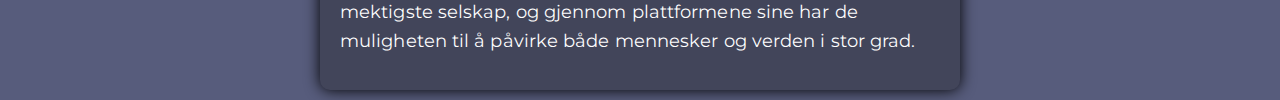
<file: prosjektdesember/sosialemedier.html>
<!DOCTYPE html>
<html lang="en">

<head>
    <meta charset="UTF-8">
    <meta http-equiv="X-UA-Compatible" content="IE=edge">
    <meta name="viewport" content="width=device-width, initial-scale=1.0">
    <title>Sosiale Medier</title>
    <link rel="stylesheet" href="style.css">
    <style>
        body {
            color: white;
        }

        header {
            grid-area: header;
            margin-bottom: 20px;
            text-align: center;
            font-weight: 800;
        }

        header h1 {
            padding: 10px;
            text-shadow: #2e303a 2px 5px 2px;
        }

        main {
            grid-area: main;
            padding: 20px;
            box-shadow: black 0 0 15px;
            background-color: #42455a;
            border-radius: 10px;
        }

        .tomv {
            grid-area: tomv;
        }

        .tomh {
            grid-area: tomh;
        }

        .tittel {
            grid-area: tittel;
            font-size: 1.2em;
            font-weight: 400;
            font-style: bold;
        }

        p {
            margin: 15px 0;
        }

        p a {
            color: #e4a796;
            text-decoration: none;
            border-bottom: #42455a solid 2px;
        }

        p a:hover {
            border-bottom: #e4a796 solid 2px;
            transition: 0.2s;
        }

        h4 a {
            color: #e4a796;
            text-decoration: none;
            border-bottom: #42455a solid 2px;
        }

        h4 a:hover {
            border-bottom: #e4a796 solid 2px;
            transition: 0.2s;
        }
        img{
            justify-content: center;
        }

        .grid {
            display: grid;
            grid-template-columns: repeat(12, 1fr);
            grid-auto-rows: minmax(auto, auto);
            grid-template-areas:
                "header header header header header header header header header header header header"
                "tomv tomv tomv main main main main main main tomh tomh tomh"
        }

        /*Inspirasjon fra https://codepen.io/huange/pen/pJqEMj*/
        /*Start på collapsable*/
        ul {
            list-style: none;
            margin: 0;
            padding: 0;
        }

        label {
            display: block;
            cursor: pointer;
            padding: 10px;
            border: 1px solid #fff;
        }

        label:hover {
            background: #575c7c;
        }

        ul ol li {
            padding: 10px;
            background: #42455a;
            color: white;
        }

        ul ol {
            box-shadow: 0 0 5px black;
        }


        input[type="checkbox"] {
            display: none;
        }

        input[type="checkbox"]~ol {
            height: 0;
            transform: scaleY(0);
        }

        input[type="checkbox"]:checked~ol {
            height: 100%;
            transform-origin: top;
            transition: transform .2s ease-out;
            transform: scaleY(1);
        }

        input[type="checkbox"]:checked+label {
            background: #42455a;
        }

        .wrapper {
            margin: 20px;
            width: 92%;
        }

        #intro {
            text-align: center;
            font-size: 0.9em;
            font-style: italic;
        }

        #kilde {
            display: flex;
            justify-content: right;
            font-size: 0.75em;
            margin-right: 20px;
        }

        /*Slutt på collapsable*/


        /*Tilpasser for innholder som er mindre bred enn 800px ved hjelp av media query
        Forandrer grid*/
        @media (max-width: 800px) {

            main {
                text-align: left;
                margin: 0 10px 10px 10px;
            }


            .grid {
                display: grid;
                grid-template-columns: repeat(12, 1fr);
                grid-auto-rows: minmax(auto, auto);
                grid-template-areas:
                    "header header header header header header header header header header header header"
                    "main main main main main main main main main main main main"
            }
        }

        /*Slutt på media query*/
    </style>
</head>

<body>
    <nav class="navbar">
        <ul>
            <li><a href="index.html">Problemstilling</a></li>
            <li><a href="personvern.html">Personvern</a></li>
            <li class="aktiv"><a href="sosialemedier.html">Sosiale&nbspMedier</a></li>
            <li><a href="konklusjon.html">Konklusjon</a></li>
        </ul>
    </nav>
    <section class="grid">

        <header>
            <h1>Sosiale Medier</h1>
            <img src="bilder/sosialemedier.jpg" height="90%" width="100%" alt="Forsidebilde">
        </header>

        <main>
            <p class="tittel">Hva er sosiale medier?</p>

            <p>Sosiale medier er en samlebetegnelse for forskjellige apper og nettsider som brukes til bilde-, video- og
                tekstdeling mellom mennesker og organisasjoner. Sosiale medier har blitt en sentral del av den moderne
                popkulturen, og påvirker dagens samfunn i større grad enn det noensinne har gjort. Ifølge <a
                    href="https://snl.no/sosiale_medier" title="(Enli, G. 2018)">SNL</a> er Facebook det vanligste
                sosiale mediet i Norge, tett etterfulgt av Twitter, Snapchat, Instagram (eid av Facebook/Meta) og
                YouTube.
            </p>
            <div class="text-over-pic">
                <img src="bilder/typersosialemedier.jpg" alt="Et bilde av forskjellige sosiale medier" width="100%">
                <p class="img__description">Bilde av noen av de mest populære sosiale mediene. </p>
            </div>

            <p class="tittel">Hvordan har digital kommunikasjon har påvirket verden?</p>

            <p>Digital kommunikasjon har endret verden. Tidligere var informasjonsflyten i stor grad styrt av medier og
                stater, men sosiale medier har revolusjonert kommunikasjonen mellom verdens innbyggere. Nå kan videoer,
                bilder og idéer deles fritt mellom enkeltindivider, uten noen form for sensur. Allikevel er det noen
                sosiale medier som har havnet i hardt vær, som for eksempel <a
                    href="https://www.businessinsider.com/cambridge-analytica-whistleblower-christopher-wylie-facebook-data-2019-10?r=US&IR=T"
                    title="(Chan, R. 2019)">Facebook</a>. Ifølge tidligere ansatte i selskapet Cambridge Analytica har
                Facebook samlet inn brukerdata for å sende målrettet, politisk reklame mot brukerne sine. Dette viser at
                plattformene som er brukt kan påvirke brukerne, og at digital kommunikasjon har sine ulemper.</p>

            <div class="wrapper">
                <ul>
                    <li>
                        <input type="checkbox" id="list-item-1">
                        <label for="list-item-1">
                            Særtrekk ved digital kommunikasjon
                            <img src="bilder/arrow-down-sign-to-navigate.png" alt="pil ned" width="16px">
                        </label>

                        <ol>
                            <p id="intro">Når man bruker digitale medier til kommunikasjon er det noen viktige
                                særegenskaper man må huske på. Det er viktig å tenke på noen av disse særtrekkene når
                                man bruker sosiale medier, og disse egenskapene burde endre hvordan man bruker sosiale
                                medier</p>
                            <li>Varig lagring: Til forskjell fra samtaler mellom personer som møtes fysisk, blir
                                kommunikasjonen i sosiale medier lagret på nettet for all fremtid.</li>
                            <li>Søking: Digitale identiteter er søkbare gjennom «søk» i Google eller i sosiale medier.
                            </li>
                            <li>Gjenbruk: På nettet kan vi kopiere, manipulere, klippe og lime et budskap på en slik
                                måte at det kan være vanskelig å skille «originalen» fra «kopien».</li>
                            <li>Usynlige tilskuere: I det virkelige livet kan vi ha ganske god oversikt over hvem som
                                ser og hører oss. På nettet har vi ingen kontroll med hvem som følger med på hva vi gjør
                                og studerer hvordan vi er.</li>
                            <p id="kilde"><a href="https://kode.cappelendamm.no/"
                                    title="(Langslet et al. 2020, s. 328)">Kode 1</a></p>
                        </ol>
                    </li>
                </ul>
            </div>

            <p class="tittel">Hvilket moralsk ansvar har sosiale medier?</p>

            <h4>“Those little devices in our pockets [cell phones], are so psychologically powerful that they don't only change what we do, they change who we are.” <a href="https://wordpress.lehigh.edu/comm385-sp19/2019/03/25/connected-but-alone/" title="(Turkle, S."> -prof Sherry Turkle</a> </h4>

            <p>Som tidligere nevt, har selskapene bak de største sosiale mediene vært i noen store kontroverser. Dataen de har samlet inn er ekstremt verdifull, og er en stor del av bunnlinjen til de aller største selskapene. Samtidig er det mange som mener at selskapene har et ansvar når det kommer til hvordan dataen behandles og hvor den ender opp. De samler inn enorme mengder data om hvor du trykker, hva du søker på, og bruker dette til å bygge en individuell interesseprofil for alle plattformens brukere. 
            </p>


            <p>Falsk informasjon og falske nyheter er et stort problem mange sosiale medier står ovenfor. Ifølge <a href="https://www.kff.org/coronavirus-covid-19/press-release/covid-19-misinformation-is-ubiquitous-78-of-the-public-believes-or-is-unsure-about-at-least-one-false-statement-and-nearly-at-third-believe-at-least-four-of-eight-false-statements-tested/"
                title="(Paolsky, C. 2021)">KFF</a> tror 1/3 av amerikanske voksne på 4/8 usanne påstander om Covid-19. I artikkelen nevnes det at de voksne mottar informasjon/feilinformasjon fra bla. polariserte nyhetskanaler og sosiale medier. Mange mener at det er plattformens ansvar å sensurere/merke feilinformasjon, for å sørge for brukernes sikkerhet. Andre mener at sosiale medier burde være fritt for sensur, og at alle skal kunne få dele det de vil.
            </p>

            <div class="text-over-pic">
                <img src="bilder/facebookcompanies.png" alt="Et bilde av Facebooks datterselskap" height="80%">
                <p class="img__description">Bilde av Facebooks største datterselskap </p>
            </div>

            <p class="tittel">Hvilken rolle har Facebook i den digitale verden?</p>

            <p>Facebook, som <a href="https://www.statista.com/statistics/272014/global-social-networks-ranked-by-number-of-users/" title="(Dixon, S. 2022)">verdens største sosiale medieplattform</a>, og eier av både Instagram og Whatsapp bærer et enormt ansvar når det kommer til hva som befinner seg på plattformene deres og hvordan de behander brukerdata. De har gjort konkrete tiltak for å sikre innholdet, og bruker bla. <a href="https://www.facebook.com/business/help/2593586717571940?id=673052479947730" title="(Meta)">faktasjekkere</a> for å forhindre at feilinformasjon sprer seg på de største plattformene deres, som for eksempel Facebook og Instagram. Facebook er en av klodens mektigste selskap, og gjennom plattformene sine har de muligheten til å påvirke både mennesker og verden i stor grad.</p>

            </div>
        </main>

    </section>


    <a href="konklusjon.html"><button class="arrow-button">Konklusjon<span class="arrow"></span></button></a>
</body>

</html>
</file>
<file: prosjektdesember/style.css>
@import url('https://fonts.googleapis.com/css2?family=Montserrat:ital,wght@0,400;0,700;1,400&display=swap');/*Importerer font fra font.google.com*/

* {
    margin: 0;
    padding: 0;
    box-sizing: border-box;
    font-family: 'Montserrat', sans-serif;
}

body {
    background-color: #575c7c;
}

/*Navbar*/
.navbar ul {/*Flex slik at vi kan gjøre navbar li*/
    display: flex;
    margin: 0;
    padding: 0;
    list-style: none;
}

.navbar li {/*varierer størrelse av navbaren*/
    flex-grow: 1;
    flex-basis: auto;
}

.navbar a {/*Dekor av navbar*/
    display: block;
    text-decoration: none;
    padding: 1rem;
    font-size: 1em;
    background-color: #E4A796;
    color: #42455a;
    width: 100%;
    text-align: center;
    font-weight: 600;
    border-bottom: #42455a solid 2px;
}

.navbar a:hover {/*Endring i farge når du glir over a-elementet*/
    transition: 0.2s;
    background-color: #42455a;
    color: #E4A796;
    border-bottom: #E4A796 solid 2px;
}

.aktiv a {/*Annen farge for valgte a-element/nettside*/
    background-color: #42455a;
    color: #E4A796;
    border-bottom: #E4A796 solid 2px;
}

/*Slutt*/

/*Grid CSS*/
main { /*Setter verdier på hvordan skriften skal være*/
    font-size: 1.1em;
    font-weight: 380;
    line-height: 1.65;
    letter-spacing: 0.005em;
    margin-bottom: 10px;/*For litt mellomrom mellom bunnen av siden og diven*/
}

main a:hover {
    transition: 0.3s;
    background-color: #42455a;
    color: #E4A796;
    border-bottom: #E4A796 solid 2px;
}

/*Slutt*/


/* inspriasjon fra: https://stackoverflow.com/questions/14263594/how-to-show-text-on-image-when-hovering*/
/*Start på bildetekst*/
.img__description {
    position: absolute;
    bottom: 0;
    left: 0;
    right: 0;
    background: #42455a;
    color: #fff;
    visibility: hidden;
    opacity: 0;
    text-align: center;
    display: flex;
    justify-content: center;
    align-items: center;
    font-style: italic;
    transition: opacity .3s, visibility .3s;
}

.text-over-pic {
    position: relative;
}

.text-over-pic:hover .img__description {
    visibility: visible;
    opacity: 0.85;
}

/*Slutt på bildetekst*/


/*Inspirasjon fra https://csslab.app/buttons/arrow-button*/
/*Pil start*/
.arrow-button {
    display: flex;
    color: #42455a;
    background-color: #E4A796;
    padding: 10px 16px;
    border-radius: 20px;
    transition: all .3s ease;
    font-weight: bold;
    cursor: pointer;
    align-items: center;
    font-size: 14px;
    position: fixed;
    bottom: 2%;
    right: 2%;
}

.arrow-button>.arrow {
    width: 6px;
    height: 6px;
    border-right: 2px solid #42455a;
    border-bottom: 2px solid #42455a;
    position: relative;
    transform: rotate(-45deg);
    margin: 0 6px;
    transition: all .3s ease;
}

.arrow-button>.arrow::before {
    display: block;
    background-color: currentColor;
    width: 3px;
    transform-origin: bottom right;
    height: 2px;
    position: absolute;
    opacity: 0;
    bottom: calc(-2px / 2);
    transform: rotate(45deg);
    transition: all .05s ease;
    content: "";
    right: 0;
}

.arrow-button:hover>.arrow {
    transform: rotate(-45deg) translate(4px, 4px);
    border-color: text-hover-color;
    border-right: 2px solid #E4A796;
    border-bottom: 2px solid #E4A796;
}

.arrow-button:hover>.arrow::before {
    opacity: 1;
    width: 8px;
}

.arrow-button:hover {
    background-color: #42455a;
    color: #E4A796;
}

/*Pil slutt*/
</file>
